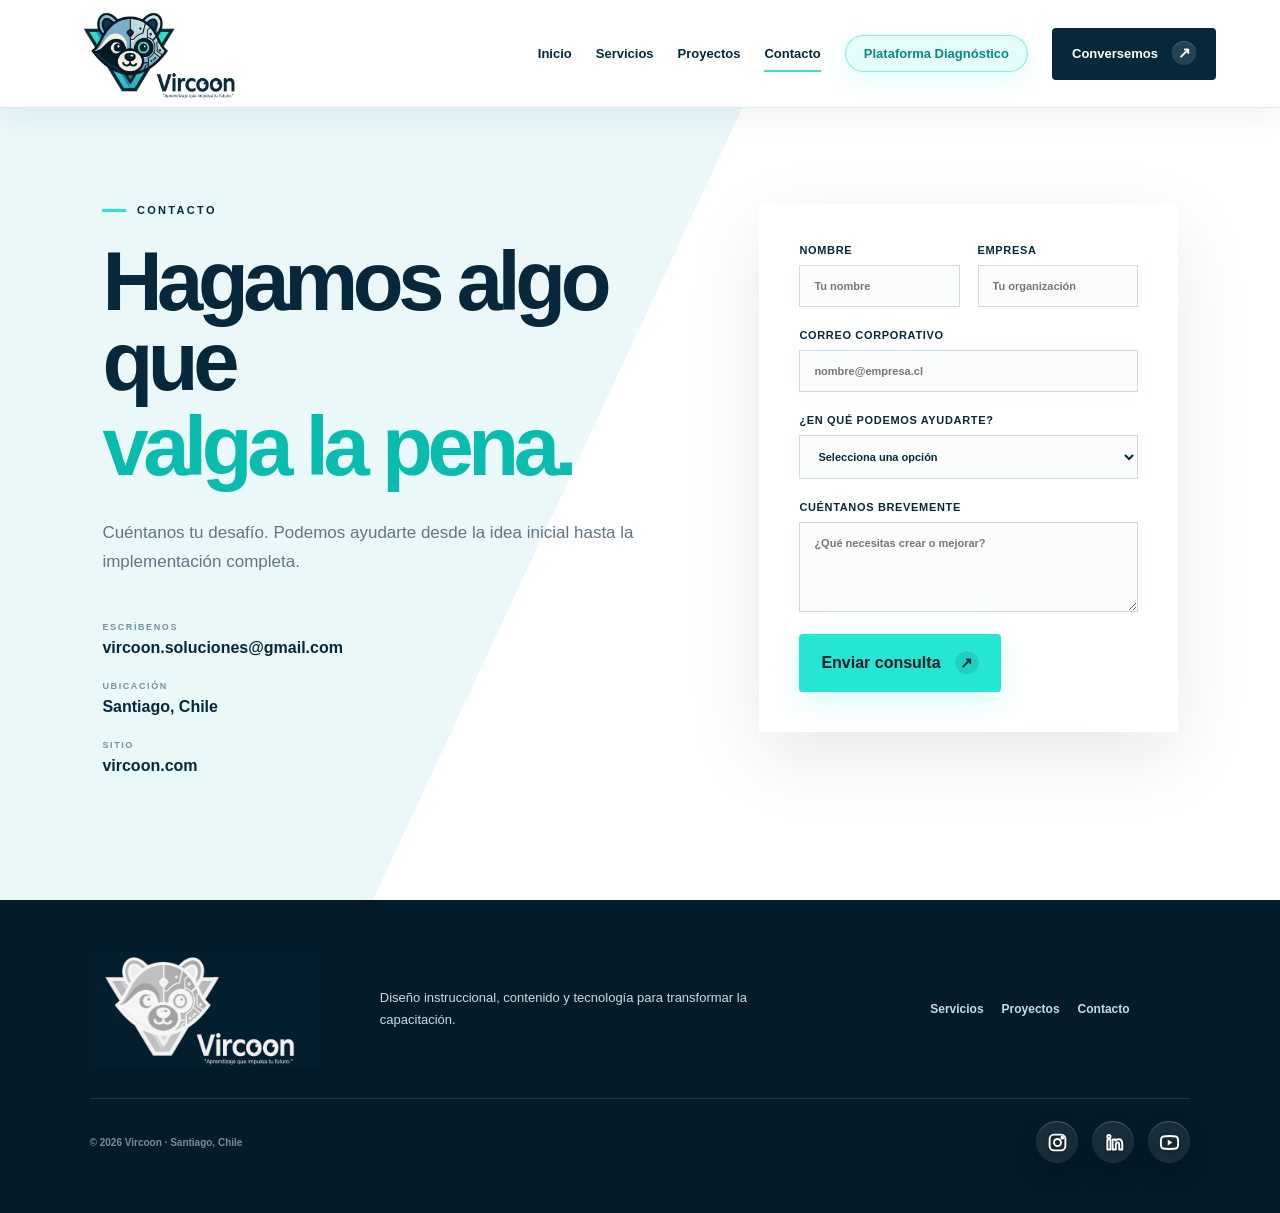
<file: contacto.html>
<!doctype html><html lang="es"><head><meta charset="utf-8"><meta name="viewport" content="width=device-width,initial-scale=1"><title>Contacto | Vircoon</title><link rel="stylesheet" href="css/styles.css"><link rel="icon" href="images/vircoon-logo.png"></head><body><div class="site-wrap"><header class="site-header"><a href="index.html" class="brand"><img src="images/vircoon-logo.png" alt="Vircoon"></a><button class="menu-button" aria-expanded="false" aria-label="Abrir menú"><span></span><span></span></button><nav><a href="index.html">Inicio</a><a href="servicios.html">Servicios</a><a href="proyectos.html">Proyectos</a><a class="active" href="contacto.html">Contacto</a><a class="nav-lms" href="diagnostico-web/index_d.html" target="_blank" rel="noopener">Plataforma Diagnóstico</a><a class="nav-cta" href="contacto.html">Conversemos <span class="button-icon" aria-hidden="true">&#8599;</span></a></nav></header><main><section class="contact-layout"><div class="contact-intro reveal"><p class="eyebrow"><span></span> CONTACTO</p><h1>Hagamos algo que<br><em><span class="rotating-word" aria-live="polite" data-words="valga la pena.|deje huella.|inspire a otros.|genere impacto."><span class="rotating-word-current">valga la pena.</span></span></em></h1><p>Cuéntanos tu desafío. Podemos ayudarte desde la idea inicial hasta la implementación completa.</p><div class="contact-details"><div><small>ESCRÍBENOS</small><a href="mailto:vircoon.soluciones@gmail.com">vircoon.soluciones@gmail.com</a></div><div><small>UBICACIÓN</small><span>Santiago, Chile</span></div><div><small>SITIO</small><a href="https://vircoon.com">vircoon.com</a></div><div><small>LMS</small><a href="https://vircoon.com/academia">vircoon.com/academia</a></div></div></div><form class="contact-form reveal delay"><div class="form-row"><label>Nombre<input required name="nombre" placeholder="Tu nombre"></label><label>Empresa<input name="empresa" placeholder="Tu organización"></label></div><label>Correo corporativo<input required type="email" name="email" placeholder="nombre@empresa.cl"></label><label>¿En qué podemos ayudarte?<select name="tipo"><option value="">Selecciona una opción</option><option>Diseño instruccional</option><option>Contenidos y cápsulas</option><option>Evaluaciones y gamificación</option><option>Plugins o desarrollo</option><option>Proyecto integral</option></select></label><label>Cuéntanos brevemente<textarea required name="mensaje" rows="5" placeholder="¿Qué necesitas crear o mejorar?"></textarea></label><button class="button primary" type="submit">Enviar consulta <span class="button-icon" aria-hidden="true">&#8599;</span></button><p class="form-note" hidden>Abrimos tu aplicación de correo con el mensaje preparado.</p></form></section></main><footer><a href="index.html" class="footer-brand"><img src="images/vircoon-footer-logo.png" alt="Vircoon"></a><p>Diseño instruccional, contenido y tecnología para transformar la capacitación.</p><div><a href="servicios.html">Servicios</a><a href="proyectos.html">Proyectos</a><a href="contacto.html">Contacto</a><a href="https://vircoon.com/academia" target="_blank" rel="noopener">LMS</a></div><div class="footer-bottom"><small>© 2026 Vircoon · Santiago, Chile</small><div class="footer-social" aria-label="Redes sociales"><a class="social-link" href="#" aria-label="Instagram"><svg viewBox="0 0 24 24" aria-hidden="true"><rect x="3" y="3" width="18" height="18" rx="5"></rect><circle cx="12" cy="12" r="4"></circle><circle cx="17.5" cy="6.5" r="1.1"></circle></svg></a><a class="social-link" href="#" aria-label="LinkedIn"><svg viewBox="0 0 24 24" aria-hidden="true"><path d="M4.98 8.5H8.5V20H4.98z"></path><circle cx="6.74" cy="5.25" r="1.9"></circle><path d="M11 8.5h3.35v1.57c.5-.92 1.73-1.82 3.55-1.82 3.8 0 4.1 2.5 4.1 5.75V20h-3.52v-5.3c0-1.26-.03-2.88-1.76-2.88-1.76 0-2.03 1.37-2.03 2.8V20H11z"></path></svg></a><a class="social-link" href="#" aria-label="YouTube"><svg viewBox="0 0 24 24" aria-hidden="true"><path d="M21.4 7.2a3 3 0 0 0-2.1-2.1C17.45 4.6 12 4.6 12 4.6s-5.45 0-7.3.5a3 3 0 0 0-2.1 2.1A31.2 31.2 0 0 0 2.1 12c0 1.62.17 3.23.5 4.8a3 3 0 0 0 2.1 2.1c1.85.5 7.3.5 7.3.5s5.45 0 7.3-.5a3 3 0 0 0 2.1-2.1c.33-1.57.5-3.18.5-4.8 0-1.62-.17-3.23-.5-4.8Z"></path><path d="m10 15.3 5.2-3.3L10 8.7z" class="social-play"></path></svg></a></div></div></footer></div><script src="js/script.js"></script></body></html>
</file>
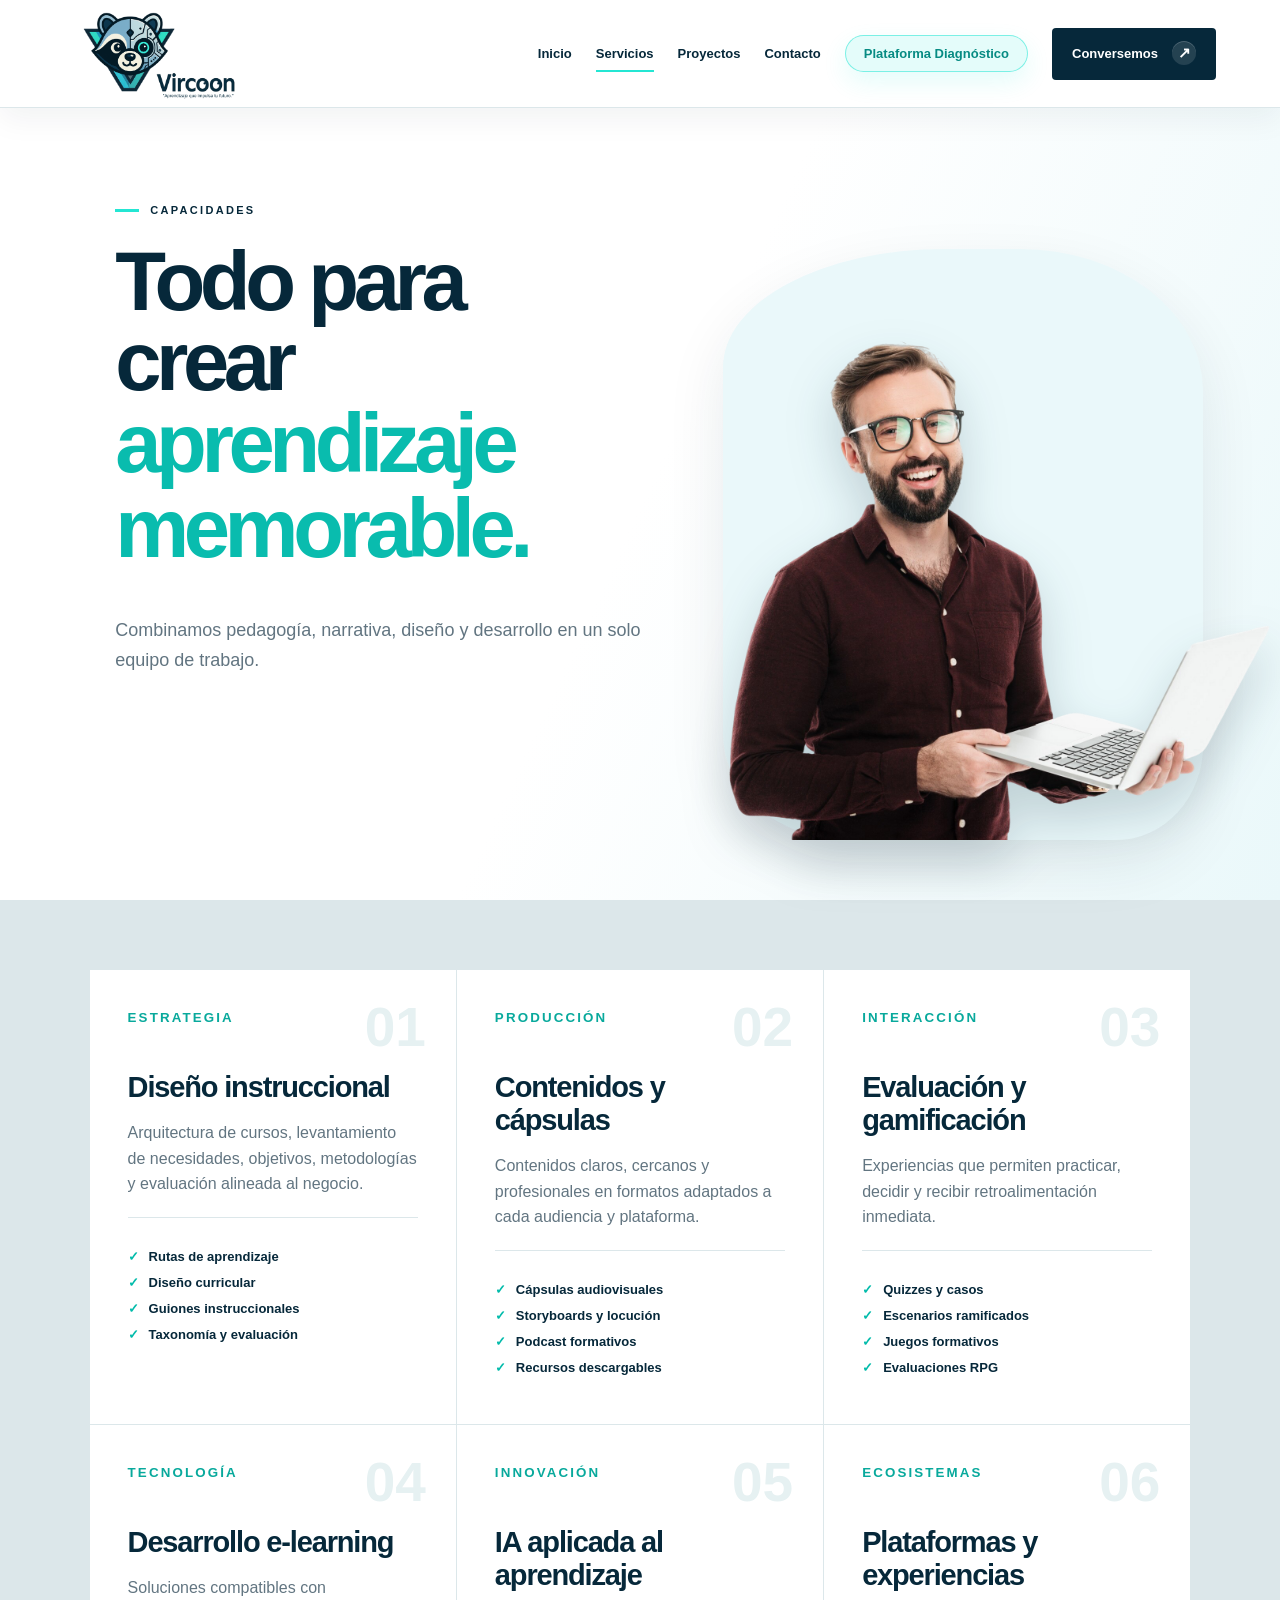
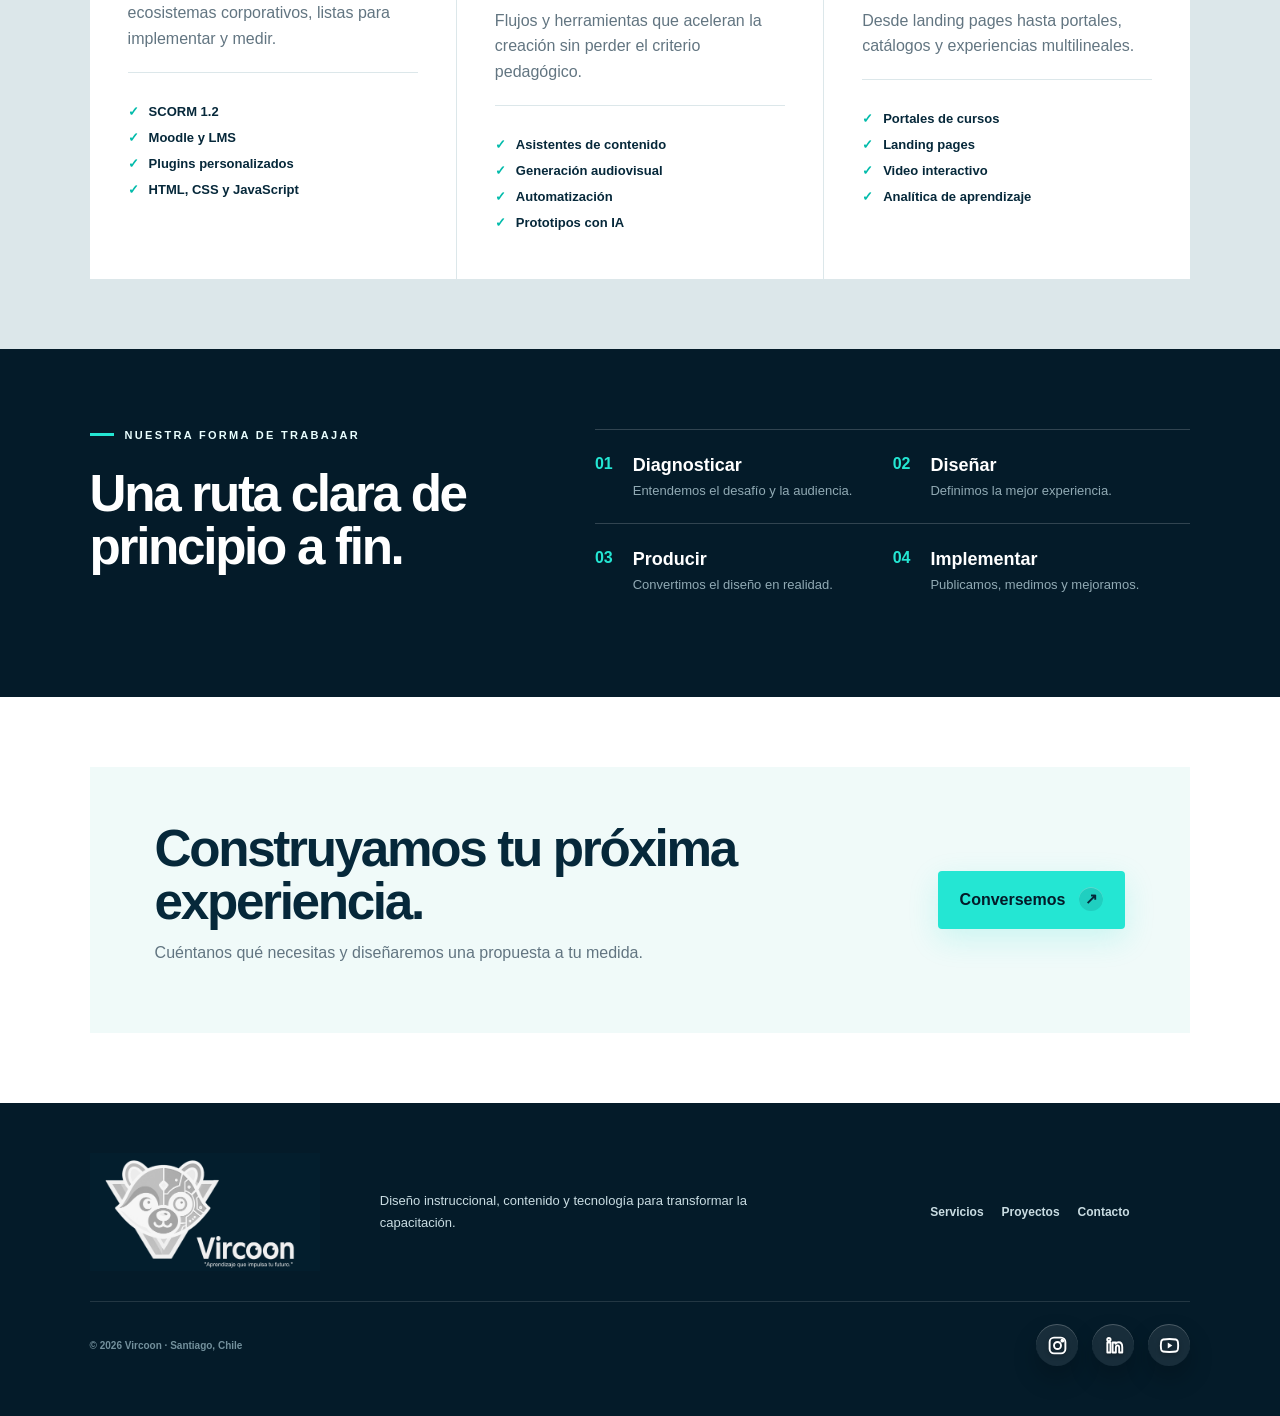
<file: servicios.html>
<!doctype html><html lang="es"><head><meta charset="utf-8"><meta name="viewport" content="width=device-width,initial-scale=1"><title>Servicios | Vircoon</title><link rel="stylesheet" href="css/styles.css"><link rel="icon" href="images/vircoon-logo.png"></head><body><div class="site-wrap"><header class="site-header"><a href="index.html" class="brand"><img src="images/vircoon-logo.png" alt="Vircoon"></a><button class="menu-button" aria-expanded="false" aria-label="Abrir menú"><span></span><span></span></button><nav><a href="index.html">Inicio</a><a class="active" href="servicios.html">Servicios</a><a href="proyectos.html">Proyectos</a><a href="contacto.html">Contacto</a><a class="nav-lms" href="diagnostico-web/index_d.html" target="_blank" rel="noopener">Plataforma Diagnóstico</a><a class="nav-cta" href="contacto.html">Conversemos <span class="button-icon" aria-hidden="true">&#8599;</span></a></nav></header><main><section class="page-hero page-hero-visual"><div class="page-hero-copy reveal"><p class="eyebrow"><span></span> CAPACIDADES</p><h1>Todo para crear<br><em><span class="rotating-word rotating-word-wrap" data-wrap="true" data-words="aprendizaje memorable.|experiencias inolvidables.|soluciones de impacto.|proyectos con futuro."><span class="rotating-word-current">aprendizaje memorable.</span></span></em></h1><p>Combinamos pedagogía, narrativa, diseño y desarrollo en un solo equipo de trabajo.</p></div><div class="page-hero-image reveal delay"><img src="images/vircoon-hombre-servicios.png" alt="Profesional de Vircoon para servicios"></div></section><section class="services-grid">
<article class="service-card"><div class="service-number">01</div><small>Estrategia</small><h2>Diseño instruccional</h2><p>Arquitectura de cursos, levantamiento de necesidades, objetivos, metodologías y evaluación alineada al negocio.</p><ul><li><span>&#10003;</span>Rutas de aprendizaje</li><li><span>&#10003;</span>Diseño curricular</li><li><span>&#10003;</span>Guiones instruccionales</li><li><span>&#10003;</span>Taxonomía y evaluación</li></ul></article>
<article class="service-card"><div class="service-number">02</div><small>Producción</small><h2>Contenidos y cápsulas</h2><p>Contenidos claros, cercanos y profesionales en formatos adaptados a cada audiencia y plataforma.</p><ul><li><span>&#10003;</span>Cápsulas audiovisuales</li><li><span>&#10003;</span>Storyboards y locución</li><li><span>&#10003;</span>Podcast formativos</li><li><span>&#10003;</span>Recursos descargables</li></ul></article>
<article class="service-card"><div class="service-number">03</div><small>Interacción</small><h2>Evaluación y gamificación</h2><p>Experiencias que permiten practicar, decidir y recibir retroalimentación inmediata.</p><ul><li><span>&#10003;</span>Quizzes y casos</li><li><span>&#10003;</span>Escenarios ramificados</li><li><span>&#10003;</span>Juegos formativos</li><li><span>&#10003;</span>Evaluaciones RPG</li></ul></article>
<article class="service-card"><div class="service-number">04</div><small>Tecnología</small><h2>Desarrollo e-learning</h2><p>Soluciones compatibles con ecosistemas corporativos, listas para implementar y medir.</p><ul><li><span>&#10003;</span>SCORM 1.2</li><li><span>&#10003;</span>Moodle y LMS</li><li><span>&#10003;</span>Plugins personalizados</li><li><span>&#10003;</span>HTML, CSS y JavaScript</li></ul></article>
<article class="service-card"><div class="service-number">05</div><small>Innovación</small><h2>IA aplicada al aprendizaje</h2><p>Flujos y herramientas que aceleran la creación sin perder el criterio pedagógico.</p><ul><li><span>&#10003;</span>Asistentes de contenido</li><li><span>&#10003;</span>Generación audiovisual</li><li><span>&#10003;</span>Automatización</li><li><span>&#10003;</span>Prototipos con IA</li></ul></article>
<article class="service-card"><div class="service-number">06</div><small>Ecosistemas</small><h2>Plataformas y experiencias</h2><p>Desde landing pages hasta portales, catálogos y experiencias multilineales.</p><ul><li><span>&#10003;</span>Portales de cursos</li><li><span>&#10003;</span>Landing pages</li><li><span>&#10003;</span>Video interactivo</li><li><span>&#10003;</span>Analítica de aprendizaje</li></ul></article></section>
<section class="process"><div><p class="eyebrow light"><span></span> NUESTRA FORMA DE TRABAJAR</p><h2>Una ruta clara de principio a fin.</h2></div><ol><li><b>01</b><span><strong>Diagnosticar</strong>Entendemos el desafío y la audiencia.</span></li><li><b>02</b><span><strong>Diseñar</strong>Definimos la mejor experiencia.</span></li><li><b>03</b><span><strong>Producir</strong>Convertimos el diseño en realidad.</span></li><li><b>04</b><span><strong>Implementar</strong>Publicamos, medimos y mejoramos.</span></li></ol></section><section class="cta-panel"><div><h2>Construyamos tu próxima experiencia.</h2><p>Cuéntanos qué necesitas y diseñaremos una propuesta a tu medida.</p></div><a href="contacto.html" class="button primary">Conversemos <span class="button-icon" aria-hidden="true">&#8599;</span></a></section></main><footer><a href="index.html" class="footer-brand"><img src="images/vircoon-footer-logo.png" alt="Vircoon"></a><p>Diseño instruccional, contenido y tecnología para transformar la capacitación.</p><div><a href="servicios.html">Servicios</a><a href="proyectos.html">Proyectos</a><a href="contacto.html">Contacto</a><a href="https://vircoon.com/academia" target="_blank" rel="noopener">LMS</a></div><div class="footer-bottom"><small>© 2026 Vircoon · Santiago, Chile</small><div class="footer-social" aria-label="Redes sociales"><a class="social-link" href="#" aria-label="Instagram"><svg viewBox="0 0 24 24" aria-hidden="true"><rect x="3" y="3" width="18" height="18" rx="5"></rect><circle cx="12" cy="12" r="4"></circle><circle cx="17.5" cy="6.5" r="1.1"></circle></svg></a><a class="social-link" href="#" aria-label="LinkedIn"><svg viewBox="0 0 24 24" aria-hidden="true"><path d="M4.98 8.5H8.5V20H4.98z"></path><circle cx="6.74" cy="5.25" r="1.9"></circle><path d="M11 8.5h3.35v1.57c.5-.92 1.73-1.82 3.55-1.82 3.8 0 4.1 2.5 4.1 5.75V20h-3.52v-5.3c0-1.26-.03-2.88-1.76-2.88-1.76 0-2.03 1.37-2.03 2.8V20H11z"></path></svg></a><a class="social-link" href="#" aria-label="YouTube"><svg viewBox="0 0 24 24" aria-hidden="true"><path d="M21.4 7.2a3 3 0 0 0-2.1-2.1C17.45 4.6 12 4.6 12 4.6s-5.45 0-7.3.5a3 3 0 0 0-2.1 2.1A31.2 31.2 0 0 0 2.1 12c0 1.62.17 3.23.5 4.8a3 3 0 0 0 2.1 2.1c1.85.5 7.3.5 7.3.5s5.45 0 7.3-.5a3 3 0 0 0 2.1-2.1c.33-1.57.5-3.18.5-4.8 0-1.62-.17-3.23-.5-4.8Z"></path><path d="m10 15.3 5.2-3.3L10 8.7z" class="social-play"></path></svg></a></div></div></footer></div><script src="js/script.js"></script></body></html>
</file>
<file: css/styles.css>
:root{--ink:#06283a;--navy:#041b29;--navy2:#07344b;--aqua:#24e6d3;--cyan:#50cce8;--ice:#eaf8fa;--muted:#627581;--line:#dce7ea;--white:#fff}*{box-sizing:border-box}html{scroll-behavior:smooth}body{margin:0;background:#fff;color:var(--ink);font-family:Arial,Helvetica,sans-serif}a{text-decoration:none;color:inherit}button,input,select,textarea{font:inherit}.site-wrap{min-height:100vh;overflow:hidden;padding-top:108px}.site-header{height:94px;padding:0 clamp(24px,5vw,76px);display:flex;align-items:center;justify-content:space-between;border-bottom:1px solid var(--line);background:rgba(255,255,255,.94);backdrop-filter:blur(15px);position:fixed;top:0;left:0;right:0;width:100%;z-index:80;background:rgba(255,255,255,.86);box-shadow:0 10px 30px rgba(6,40,58,.06)}.brand{display:flex;align-items:center;gap:12px}.brand img{width:58px;height:50px;object-fit:cover;object-position:0 40%;border-radius:12px}.brand span{display:flex;flex-direction:column}.brand b{font-size:23px;letter-spacing:-.04em}.brand small{font-size:8px;font-weight:700;letter-spacing:.08em;color:#486a79}.site-header nav{display:flex;align-items:center;gap:24px;font-size:13px;font-weight:700}.site-header nav>a:not(.nav-cta):not(.nav-lms){padding:38px 0;position:relative}.site-header nav>a.active:after{content:"";position:absolute;bottom:27px;left:0;right:0;height:2px;background:var(--aqua)}.nav-cta,.button{display:inline-flex;align-items:center;justify-content:center;gap:26px;border:0;cursor:pointer;font-weight:800}.nav-lms{display:inline-flex;align-items:center;justify-content:center;gap:0;padding:10px 18px;border:1px solid rgba(36,230,211,.55);border-radius:999px;background:rgba(36,230,211,.12);color:#078b83;font-weight:900;box-shadow:0 10px 24px rgba(36,230,211,.12);transition:.2s}.nav-lms:hover{background:var(--aqua);color:var(--navy);transform:translateY(-1px)}.nav-cta{background:var(--ink);color:white;padding:14px 20px;border-radius:4px}.menu-button{display:none;background:none;border:0;padding:10px}.menu-button span{display:block;width:25px;height:2px;margin:5px;background:var(--ink)}
.hero{min-height:650px;display:grid;grid-template-columns:1.08fr .92fr;padding-left:clamp(25px,7vw,110px);background:linear-gradient(110deg,#fff 0 58%,#e8f8f8 58%);position:relative}.hero-copy{padding:105px 50px 90px 0;display:flex;flex-direction:column;align-items:flex-start;justify-content:center}.eyebrow{font-size:11px;font-weight:900;letter-spacing:.21em;margin:0 0 26px;display:flex;align-items:center;gap:11px}.eyebrow span{width:24px;height:3px;background:var(--aqua);display:inline-block}.hero h1,.page-hero h1,.contact-intro h1{font-size:clamp(49px,6vw,82px);line-height:.96;letter-spacing:-.065em;margin:0;max-width:800px}.hero h1 em,.page-hero h1 em,.contact-intro h1 em{font-style:normal;color:#09bcae}.lead{font-size:18px;line-height:1.65;color:var(--muted);max-width:610px;margin:32px 0}.actions{display:flex;gap:30px;align-items:center}.button{padding:17px 22px;border-radius:4px}.button.primary{background:var(--aqua);color:var(--navy);box-shadow:0 10px 30px rgba(36,230,211,.18)}.button.dark{background:var(--navy);color:#fff}.text-link{font-weight:800;border-bottom:1px solid var(--ink);padding:8px 0}.hero-stage{position:relative;min-height:610px;display:flex;align-items:center;justify-content:center;background:linear-gradient(145deg,var(--navy),#0c4159);overflow:hidden}.stage-grid{position:absolute;inset:0;background-image:linear-gradient(rgba(77,224,215,.08) 1px,transparent 1px),linear-gradient(90deg,rgba(77,224,215,.08) 1px,transparent 1px);background-size:55px 55px;mask-image:linear-gradient(to bottom,black,transparent)}.hero-stage>img{width:min(68%,440px);filter:drop-shadow(0 26px 30px rgba(0,0,0,.35));position:relative;z-index:2}.stage-orbit{position:absolute;border:1px solid rgba(67,224,213,.25);border-radius:50%}.orbit-one{width:500px;height:500px}.orbit-two{width:350px;height:350px}.floating-tag{position:absolute;z-index:3;background:rgba(255,255,255,.95);box-shadow:0 15px 40px rgba(0,0,0,.2);padding:16px;border-radius:7px;display:flex}.tag-one{left:5%;bottom:12%;flex-direction:column}.tag-one b{font-size:28px}.tag-one span{font-size:9px;text-transform:uppercase;letter-spacing:.1em}.tag-two{right:3%;top:14%;font-size:10px;font-weight:800;letter-spacing:.08em;align-items:center;gap:7px}.tag-two i{width:8px;height:8px;border-radius:50%;background:var(--aqua)}.reveal{animation:rise .8s ease both}.delay{animation-delay:.12s}@keyframes rise{from{opacity:0;transform:translateY(20px)}to{opacity:1;transform:none}}
.trust-strip{padding:22px clamp(25px,7vw,110px);display:flex;justify-content:space-between;gap:30px;border-bottom:1px solid var(--line);align-items:center}.trust-strip p{font-size:10px;font-weight:800;letter-spacing:.15em;color:#80939c;text-transform:uppercase}.trust-strip div{display:flex;gap:clamp(25px,5vw,75px);color:#84949b;font-size:11px;letter-spacing:.13em;font-weight:900}.section{padding:90px clamp(25px,7vw,110px)}.section-heading{display:flex;align-items:end;justify-content:space-between;gap:50px;margin-bottom:42px}.section-heading h2,.video-content h2,.process h2,.cta-panel h2{font-size:clamp(35px,4vw,58px);line-height:1.04;letter-spacing:-.045em;margin:0}.section-heading>p{max-width:440px;color:var(--muted);line-height:1.7}.capability-grid{display:grid;grid-template-columns:repeat(3,1fr);border:1px solid var(--line)}.capability-card{padding:34px;min-height:270px;border-right:1px solid var(--line);transition:.3s}.capability-card:last-child{border:0}.capability-card:hover{background:var(--ice);transform:translateY(-4px)}.card-top{display:flex;justify-content:space-between;color:#8ba0a9}.card-top small{font-weight:900}.card-icon{width:58px;height:58px;object-fit:contain;display:block}.card-top span{font-size:20px}.capability-card h3{font-size:25px;letter-spacing:-.035em;margin:65px 0 15px}.capability-card p{color:var(--muted);line-height:1.65;margin:0}.section-action{text-align:right;margin-top:30px}.video-band{min-height:590px;position:relative;background:radial-gradient(circle at 70% 30%,#12647a 0,#06283a 35%,#03131d 100%);display:flex;align-items:center;padding:70px clamp(25px,7vw,110px);color:white;overflow:hidden}.video-band:after{content:"";position:absolute;width:560px;height:560px;border:1px solid rgba(56,237,221,.24);border-radius:50%;right:5%;top:-100px;box-shadow:0 0 0 80px rgba(56,237,221,.03),0 0 0 160px rgba(56,237,221,.02)}.video-band video{position:absolute;inset:0;width:100%;height:100%;object-fit:cover;opacity:.35}.video-shade{position:absolute;inset:0;background:linear-gradient(90deg,rgba(3,19,29,.94),rgba(3,19,29,.35))}.video-content{position:relative;z-index:2;max-width:740px}.eyebrow.light{color:#eaffff}.video-content p:not(.eyebrow){color:#b8cdd5}.circle-link{position:absolute;left:calc(100% + 80px);top:50%;width:76px;height:76px;border-radius:50%;display:grid;place-items:center;background:var(--aqua);color:var(--navy)}.cta-panel{margin:70px clamp(25px,7vw,110px);background:#f0faf9;padding:55px 65px;display:flex;align-items:center;justify-content:space-between;gap:30px}.cta-panel p{color:var(--muted)}footer{background:var(--navy);color:#c9dce2;padding:50px clamp(25px,7vw,110px);display:grid;grid-template-columns:1fr 2fr 1fr;gap:30px;align-items:center}footer .footer-brand img{width:150px;filter:brightness(0) invert(1);opacity:.95}footer p{max-width:440px;font-size:13px;line-height:1.7}footer div{display:flex;gap:18px;font-size:12px;font-weight:700}footer small{grid-column:1/-1;border-top:1px solid rgba(255,255,255,.12);padding-top:22px;color:#73909c}
.page-hero{padding:90px clamp(25px,9vw,145px);background:linear-gradient(115deg,#fff 50%,var(--ice));min-height:480px;display:flex;flex-direction:column;justify-content:center}.page-hero h1{font-size:clamp(52px,6.5vw,88px)}.page-hero>p:last-child,.page-hero-copy>p:last-child{max-width:650px;color:var(--muted);font-size:18px;line-height:1.65;margin-top:25px}.page-hero.page-hero-visual{display:grid;grid-template-columns:minmax(0,1.05fr) minmax(320px,.95fr);align-items:center;gap:clamp(34px,6vw,90px);padding-right:clamp(25px,6vw,95px)}.page-hero-image{align-self:stretch;min-height:590px;display:flex;align-items:flex-end;justify-content:center;position:relative;overflow:visible}.page-hero-image:before{content:"";position:absolute;inset:7% 0 0;background:#eaf8fa;border-radius:46% 38% 18% 26% / 20% 24% 16% 18%;box-shadow:0 24px 60px rgba(6,40,58,.09)}.page-hero-image img{position:relative;z-index:1;width:clamp(790px,58vw,860px);min-width:790px;height:auto;max-width:none;max-height:none;object-fit:contain;object-position:bottom center;filter:drop-shadow(0 22px 24px rgba(6,40,58,.18))}.services-grid{padding:70px clamp(25px,7vw,110px);display:grid;grid-template-columns:repeat(3,1fr);gap:1px;background:var(--line)}.service-card{background:#fff;padding:38px;min-height:440px;position:relative}.service-card:hover{background:#f4fbfb}.service-number{position:absolute;right:30px;top:25px;font-size:55px;font-weight:900;color:#e6f1f2}.service-card>small,.project-copy>small{color:#08a99c;text-transform:uppercase;letter-spacing:.16em;font-weight:900}.service-card h2{font-size:29px;letter-spacing:-.04em;margin:45px 0 15px}.service-card p{color:var(--muted);line-height:1.6}.service-card ul{list-style:none;padding:20px 0 0;margin:20px 0 0;border-top:1px solid var(--line)}.service-card li{margin:11px 0;font-size:13px;font-weight:700}.service-card li span{color:#00bbaa;margin-right:10px}.process{background:var(--navy);color:#fff;padding:80px clamp(25px,7vw,110px);display:grid;grid-template-columns:1fr 1.4fr;gap:80px}.process ol{list-style:none;padding:0;margin:0;display:grid;grid-template-columns:1fr 1fr}.process li{border-top:1px solid rgba(255,255,255,.18);padding:25px 15px 25px 0;display:flex;gap:20px}.process li b{color:var(--aqua)}.process li span{display:flex;flex-direction:column;color:#91aab4;font-size:13px}.process li strong{color:white;font-size:18px;margin-bottom:7px}
.project-list{padding:40px clamp(25px,7vw,110px) 80px}.project-row{display:grid;grid-template-columns:1fr 1fr;min-height:410px;border-bottom:1px solid var(--line);padding:38px 0;gap:70px;align-items:center}.project-row:nth-child(even) .project-visual{order:2}.project-visual{position:relative;overflow:hidden;background:var(--navy);display:grid;place-items:center;aspect-ratio:16/9;min-height:auto;border:10px solid #fff;border-radius:10px;box-shadow:0 24px 55px rgba(6,40,58,.18),0 0 0 1px rgba(6,40,58,.08)}.project-visual>span{position:absolute;left:25px;top:20px;color:white;font-size:12px;font-weight:900;z-index:2;text-shadow:0 2px 12px rgba(0,0,0,.45)}.project-video{position:absolute;inset:0;width:100%;height:100%;object-fit:contain;display:block;background:var(--navy);user-select:none;-webkit-user-drag:none}.project-visual:after{content:"";position:absolute;inset:0;background:linear-gradient(180deg,rgba(4,27,41,.28),rgba(4,27,41,.08));pointer-events:none;z-index:1}.v2{background:#18cdbc}.v3{background:#dff5f3}.v4{background:#0a4b60}.mock-ui{width:68%;height:60%;background:rgba(255,255,255,.95);border-radius:8px;padding:15px;box-shadow:0 30px 45px rgba(0,0,0,.22);transform:rotate(-3deg)}.mock-ui i{display:block;height:12%;background:#dcecef;margin-bottom:12px}.mock-ui i:nth-child(2){height:42%;background:linear-gradient(135deg,#07344b,#28d9ca)}.mock-ui i:nth-child(3){width:55%}.project-copy{display:flex;flex-direction:column;justify-content:center;align-items:flex-start}.project-copy h2{font-size:42px;letter-spacing:-.045em;margin:17px 0}.project-copy p{color:var(--muted);line-height:1.7;max-width:520px}.project-copy b{font-size:11px;letter-spacing:.08em;margin:16px 0 28px}.project-copy a{font-weight:900;border-bottom:2px solid var(--aqua);padding-bottom:7px}.video-band.small{min-height:400px}
.contact-layout{min-height:720px;display:grid;grid-template-columns:.9fr 1.1fr;background:linear-gradient(115deg,var(--ice) 0 45%,#fff 45%);padding:80px clamp(25px,8vw,130px);gap:100px}.contact-intro h1{font-size:clamp(47px,5.5vw,74px)}.contact-intro>p:not(.eyebrow){color:var(--muted);font-size:17px;line-height:1.7}.contact-details{margin-top:45px;display:grid;gap:24px}.contact-details div{display:flex;flex-direction:column;gap:7px}.contact-details small{font-size:9px;letter-spacing:.18em;font-weight:900;color:#77909a}.contact-details a,.contact-details span{font-weight:800}.contact-form{background:white;padding:40px;box-shadow:0 25px 70px rgba(4,40,58,.1);display:flex;flex-direction:column;gap:22px}.form-row{display:grid;grid-template-columns:1fr 1fr;gap:18px}.contact-form label{font-size:11px;font-weight:900;letter-spacing:.06em;text-transform:uppercase}.contact-form input,.contact-form select,.contact-form textarea{display:block;width:100%;margin-top:9px;border:1px solid #cadadd;background:#fbfdfd;padding:14px;color:var(--ink);outline:none;text-transform:none;letter-spacing:normal}.contact-form input:focus,.contact-form select:focus,.contact-form textarea:focus{border-color:#09bcae;box-shadow:0 0 0 3px rgba(36,230,211,.12)}.contact-form textarea{resize:vertical}.contact-form .button{align-self:flex-start}.form-note{color:#087f77;font-size:12px;font-weight:700}
@media(max-width:900px){.site-header{height:78px}.menu-button{display:block}.site-header nav{display:none;position:absolute;top:78px;left:0;right:0;background:white;padding:25px;box-shadow:0 25px 45px rgba(0,0,0,.12);flex-direction:column;align-items:stretch;gap:0}.site-header nav.open{display:flex}.site-header nav>a:not(.nav-cta):not(.nav-lms){padding:15px}.hero{grid-template-columns:1fr;padding:0;background:white}.hero-copy{padding:70px 25px}.hero-stage{min-height:470px}.page-hero.page-hero-visual{grid-template-columns:1fr;padding:70px 25px 0}.page-hero-image{min-height:500px;margin-top:10px;overflow:hidden}.page-hero-image img{width:min(118vw,680px);min-width:520px;max-height:none}.trust-strip,.section-heading,.cta-panel{align-items:flex-start;flex-direction:column}.trust-strip div{flex-wrap:nowrap}.capability-grid,.services-grid{grid-template-columns:1fr}.capability-card{border-right:0;border-bottom:1px solid var(--line)}.services-grid{padding:1px}.process,.contact-layout{grid-template-columns:1fr}.process ol{grid-template-columns:1fr}.project-row{grid-template-columns:1fr;gap:25px}.project-row:nth-child(even) .project-visual{order:0}.project-visual{min-height:auto}.contact-layout{background:var(--ice);padding:60px 25px;gap:45px}.circle-link{position:static;margin-top:28px}footer{grid-template-columns:1fr}.cta-panel{padding:38px;margin:40px 25px}}
@media(max-width:560px){.brand small{display:none}.hero h1,.page-hero h1{font-size:48px}.actions{align-items:flex-start;flex-direction:column}.trust-strip div{gap:18px}.section{padding:65px 25px}.capability-card{min-height:230px}.page-hero{padding:65px 25px;min-height:400px}.page-hero.page-hero-visual{padding:65px 25px 0}.page-hero-image{min-height:390px}.page-hero-image img{width:min(126vw,520px);min-width:440px;max-height:none}.service-card{min-height:auto}.form-row{grid-template-columns:1fr}.contact-form{padding:25px}.project-copy h2{font-size:34px}.process{padding:60px 25px}.video-band{padding:60px 25px}}
@media(prefers-reduced-motion:reduce){*{scroll-behavior:auto!important;animation:none!important;transition:none!important}}

/* Ajustes de marca y portada */
.site-header{height:108px}
.brand{display:block;width:198px;height:94px;overflow:visible}
.brand img{display:block;width:100%;height:100%;object-fit:contain;object-position:center;border-radius:0}
.brand span{display:none}
.hero-stage{background:#02131e}
.hero-stage:before{content:"";position:absolute;inset:0;background:linear-gradient(135deg,rgba(36,230,211,.06),transparent 44%),linear-gradient(0deg,rgba(0,0,0,.18),transparent);pointer-events:none}
.hero-stage>img.hero-person{position:absolute;z-index:2;bottom:0;left:50%;transform:translateX(-50%);width:auto;height:94%;max-width:92%;object-fit:contain;object-position:bottom center;filter:drop-shadow(0 24px 34px rgba(0,0,0,.35))}
.stage-grid,.stage-orbit{display:none}
.video-band:after{display:none}
.video-button{margin-top:26px}
footer .footer-brand{display:block;width:230px;height:118px;overflow:hidden;background:#031e2d}
footer .footer-brand img{display:block;width:100%;height:100%;object-fit:contain;object-position:center;filter:none;opacity:1}
@media(max-width:900px){.site-header{height:94px}.site-header nav{top:94px}.brand{width:170px;height:82px}.hero-stage>img.hero-person{height:92%}}
@media(max-width:560px){.brand{width:154px}.hero-stage>img.hero-person{height:88%;max-width:100%}footer .footer-brand{width:210px}}

/* Contenedor orgánico de la imagen principal */
.hero-stage{
  align-self:center;
  min-height:590px;
  margin:24px 28px 24px -34px;
  background:#06283a;
  border-radius:46% 12% 18% 42% / 20% 14% 24% 30%;
  box-shadow:0 28px 70px rgba(6,40,58,.18);
}
.hero-stage:before{
  background:linear-gradient(145deg,rgba(36,230,211,.08),transparent 46%),linear-gradient(20deg,rgba(2,19,30,.28),transparent 52%);
}
@media(max-width:900px){
  .hero-stage{min-height:500px;margin:0 22px 30px;border-radius:44% 48% 14% 16% / 18% 22% 12% 14%}
}
@media(max-width:560px){
  .hero-stage{min-height:450px;margin:0 12px 24px;border-radius:42% 45% 12% 14% / 16% 18% 9% 11%}
}

/* Video tecnológico con contraste controlado */
.video-band video{opacity:.52;filter:saturate(.78) brightness(.72) contrast(1.05)}
.video-band .video-shade{background:linear-gradient(90deg,rgba(3,19,29,.92) 0%,rgba(3,19,29,.78) 48%,rgba(3,19,29,.50) 100%)}
.video-band .video-content{text-shadow:0 2px 18px rgba(0,0,0,.28)}
.video-band .video-button{text-shadow:none}

/* Video ambiental del contenedor principal */
.hero-background-video{position:absolute;inset:0;width:100%;height:100%;object-fit:cover;z-index:0;opacity:.48;filter:saturate(.68) brightness(.78) contrast(1.03)}
.hero-stage:before{z-index:1;background:linear-gradient(90deg,rgba(6,40,58,.65),rgba(6,40,58,.48)),linear-gradient(180deg,rgba(2,19,30,.08),rgba(2,19,30,.30))}
.hero-stage>img.hero-person{z-index:2}
.hero-stage .floating-tag{z-index:3}
@media(prefers-reduced-motion:reduce){.hero-background-video{display:none}}

/* Estadisticas y testimonios */
.stats-band{padding:78px clamp(25px,7vw,110px);background:var(--navy);color:white;display:grid;grid-template-columns:.9fr 1.4fr;gap:clamp(36px,6vw,90px);align-items:center;position:relative;overflow:hidden}.stats-background-video{position:absolute;inset:0;width:100%;height:100%;object-fit:cover;opacity:.70;filter:saturate(.72) brightness(.62) contrast(1.08)}.stats-shade{position:absolute;inset:0;background:linear-gradient(90deg,rgba(3,19,29,.94) 0%,rgba(3,19,29,.78) 48%,rgba(3,19,29,.58) 100%)}.stats-heading,.stats-grid{position:relative;z-index:1}.stats-heading h2,.testimonials-top h2{font-size:clamp(34px,4.6vw,62px);line-height:1.03;letter-spacing:-.045em;margin:0}.stats-grid{display:grid;grid-template-columns:repeat(4,1fr);gap:1px;background:rgba(255,255,255,.16);border:1px solid rgba(255,255,255,.16)}.stats-grid article{background:#06283a;padding:34px 26px;min-height:170px;display:flex;flex-direction:column;justify-content:space-between}.stats-grid strong{font-size:clamp(38px,4vw,64px);letter-spacing:-.055em;color:var(--aqua);line-height:1}.stats-grid span{font-size:12px;line-height:1.45;font-weight:800;text-transform:uppercase;letter-spacing:.08em;color:#c6dde4}.testimonials-section{padding:90px clamp(25px,7vw,110px);background:#f7fbfb;overflow:hidden}.testimonials-top{display:flex;justify-content:space-between;align-items:flex-end;gap:34px;margin-bottom:42px}.testimonials-top>div:first-child{max-width:720px}.testimonial-controls{display:flex;gap:12px}.carousel-button{width:48px;height:48px;border:1px solid #cfe0e3;background:white;color:var(--ink);border-radius:50%;font-size:30px;line-height:1;cursor:pointer;display:grid;place-items:center;box-shadow:0 16px 35px rgba(6,40,58,.08);transition:.2s}.carousel-button:hover{background:var(--aqua);border-color:var(--aqua);transform:translateY(-2px)}.carousel-button:disabled{opacity:.35;cursor:not-allowed;transform:none}.testimonial-viewport{overflow:hidden}.testimonial-track{display:flex;gap:22px;transition:transform .45s ease;will-change:transform}.testimonial-card{flex:0 0 calc((100% - 44px)/3);background:white;border:1px solid #dce8ea;border-radius:8px;padding:34px;min-height:315px;display:flex;flex-direction:column;justify-content:space-between;box-shadow:0 18px 45px rgba(6,40,58,.07)}.testimonial-card p{font-size:20px;line-height:1.55;letter-spacing:-.02em;margin:0;color:var(--ink)}.testimonial-card strong{display:block;font-size:15px;margin-bottom:7px}.testimonial-card span{display:block;color:var(--muted);font-size:12px;line-height:1.45;font-weight:700}.testimonial-card:before{content:"";width:42px;height:4px;background:var(--aqua);display:block;margin-bottom:26px}@media(max-width:1000px){.stats-band{grid-template-columns:1fr}.stats-grid{grid-template-columns:repeat(2,1fr)}.testimonial-card{flex-basis:calc((100% - 22px)/2)}}@media(max-width:640px){.stats-band,.testimonials-section{padding:65px 25px}.stats-grid{grid-template-columns:1fr}.testimonials-top{align-items:flex-start;flex-direction:column}.testimonial-card{flex-basis:100%;min-height:340px}.carousel-button{width:44px;height:44px}}

/* Palabra rotatoria del hero */
.rotating-word{display:inline-block;position:relative;overflow:hidden;color:#09bcae;height:1.18em;line-height:1.08;min-width:7.5em;vertical-align:-.12em;padding-bottom:.08em}.rotating-word-current,.rotating-word-next{display:block;white-space:nowrap}.rotating-word-next{position:absolute;left:0;top:0}.rotating-word-current.is-exiting{animation:word-exit-up .78s cubic-bezier(.65,0,.35,1) forwards}.rotating-word-next.is-entering{animation:word-enter-up .78s cubic-bezier(.22,1,.36,1) forwards}@keyframes word-exit-up{from{opacity:1;transform:translateY(0)}to{opacity:0;transform:translateY(112%)}}@keyframes word-enter-up{from{opacity:0;transform:translateY(-112%)}to{opacity:1;transform:translateY(0)}}@media(max-width:560px){.rotating-word{min-width:0;width:100%}}@media(prefers-reduced-motion:reduce){.rotating-word{height:auto;overflow:visible}.rotating-word-current,.rotating-word-next{animation:none!important;position:static!important;transform:none!important;opacity:1!important}}

/* Redes sociales del footer */
.footer-bottom{grid-column:1/-1;border-top:1px solid rgba(255,255,255,.12);padding-top:22px;display:flex;align-items:center;justify-content:space-between;gap:22px}.footer-bottom small{border-top:0;padding-top:0;color:#73909c}.footer-social{display:flex;align-items:center;justify-content:flex-end;gap:14px}.footer-social .social-link{width:42px;height:42px;border-radius:50%;display:grid;place-items:center;color:white;background:rgba(255,255,255,.08);box-shadow:inset 0 1px 0 rgba(255,255,255,.22),0 12px 24px rgba(0,0,0,.22);transition:transform .2s ease,background .2s ease,box-shadow .2s ease}.footer-social .social-link:hover{transform:translateY(-2px);background:rgba(36,230,211,.18);box-shadow:inset 0 1px 0 rgba(255,255,255,.32),0 16px 30px rgba(0,0,0,.28)}.footer-social svg{width:21px;height:21px;fill:none;stroke:currentColor;stroke-width:1.9;stroke-linecap:round;stroke-linejoin:round;filter:drop-shadow(0 2px 2px rgba(0,0,0,.35))}.footer-social svg path,.footer-social svg rect,.footer-social svg circle{vector-effect:non-scaling-stroke}.footer-social .social-play{fill:currentColor;stroke:none}@media(max-width:560px){.footer-bottom{align-items:flex-start;flex-direction:column}.footer-social{justify-content:flex-start}}
@media(max-width:900px){.site-wrap{padding-top:94px}}

.page-hero .rotating-word{min-width:0}
@media(max-width:560px){.page-hero .rotating-word{min-width:0;width:100%}}

/* Rotacion en dos lineas para heroes internos */
.page-hero .rotating-word-wrap{width:min(100%,7.8em);height:2.28em;line-height:1.02;vertical-align:-.18em}.page-hero .rotating-word-wrap .rotating-word-current,.page-hero .rotating-word-wrap .rotating-word-next,.page-hero .rotating-word-wrap .rotating-word-sizer{white-space:normal;line-height:1.02}.page-hero .rotating-word-wrap .rotating-word-current,.page-hero .rotating-word-wrap .rotating-word-next{width:100%}@media(max-width:560px){.page-hero .rotating-word-wrap{width:100%;height:2.45em}}

/* Alineacion de heroes y CTA rotatorio */
.hero,.page-hero.page-hero-visual,.contact-layout{min-height:calc(100vh - 108px)}
.hero-copy{justify-content:flex-start;padding-top:96px}
.page-hero.page-hero-visual{align-items:start;padding-top:96px;padding-bottom:60px}
.contact-layout{align-items:start;padding-top:96px;padding-bottom:70px}
.contact-intro h1{font-size:clamp(52px,6.5vw,88px);line-height:.96;letter-spacing:-.065em}
.contact-intro .rotating-word{min-width:5.95em}
@media(max-width:900px){.hero,.page-hero.page-hero-visual,.contact-layout{min-height:auto}.hero-copy,.page-hero.page-hero-visual,.contact-layout{padding-top:70px}.page-hero.page-hero-visual{padding-bottom:0}.contact-layout{padding-bottom:60px}}
@media(max-width:560px){.contact-intro h1{font-size:48px}.contact-intro .rotating-word{min-width:0;width:100%}}


/* Header consistente entre paginas */
.site-header{height:108px;min-height:108px;max-height:108px;background:#fff}
.site-wrap{padding-top:108px}
@media(max-width:900px){.site-header{height:94px;min-height:94px;max-height:94px}.site-wrap{padding-top:94px}}


/* Botones con icono estable */
.button,.nav-cta{gap:14px;white-space:nowrap}
.button .button-icon,.nav-cta .button-icon{width:24px;height:24px;border-radius:50%;display:inline-grid;place-items:center;flex:0 0 24px;font-size:15px;line-height:1;font-weight:900;transform:translateY(-1px)}
.nav-cta .button-icon{background:rgba(255,255,255,.12);color:#fff;box-shadow:inset 0 1px 0 rgba(255,255,255,.18)}
.button.primary .button-icon{background:rgba(6,40,58,.12);color:var(--ink);box-shadow:inset 0 1px 0 rgba(255,255,255,.25)}
.button.primary:hover .button-icon,.nav-cta:hover .button-icon{transform:translate(2px,-3px)}


/* Carrusel de etapas en Inicio */
.trust-strip{overflow:hidden}
.trust-strip .trust-carousel{display:block;gap:0;width:min(62vw,900px);overflow:hidden;position:relative;flex:0 1 900px;color:#84949b;font-size:11px;letter-spacing:.13em;font-weight:900}
.trust-strip .trust-carousel-track{display:flex;width:100%;gap:0;transition:transform .7s cubic-bezier(.65,0,.35,1);will-change:transform}
.trust-strip .trust-carousel-track.is-resetting{transition:none}
.trust-strip .trust-carousel span{flex:0 0 33.333%;text-align:center;white-space:nowrap}
.trust-strip .trust-carousel strong{font-size:1.45em;font-weight:950;color:var(--ink);letter-spacing:.02em;vertical-align:-.04em}
@media(max-width:900px){.trust-strip{align-items:flex-start}.trust-strip .trust-carousel{width:100%;flex-basis:auto}}
@media(max-width:560px){.trust-strip{gap:24px;padding-top:28px;padding-bottom:30px}.trust-strip p{max-width:100%;line-height:1.7}.trust-strip .trust-carousel{font-size:13px;width:100%;max-width:290px;align-self:center}.trust-strip .trust-carousel span{flex-basis:100%;text-align:center}.trust-strip .trust-carousel strong{font-size:1.75em}.trust-strip .trust-carousel-track{flex-wrap:nowrap}}
@media(prefers-reduced-motion:reduce){.trust-strip .trust-carousel-track{transition:none;transform:none!important;flex-wrap:wrap;gap:18px}.trust-strip .trust-carousel{overflow:visible}.trust-strip .trust-carousel span[aria-hidden="true"]{display:none}.trust-strip .trust-carousel span{flex:0 0 auto;text-align:left}}


/* Producto destacado, zoom de videos y metricas */
.project-visual{cursor:zoom-in}.product-media{cursor:pointer}.project-visual:before{content:"Ampliar";position:absolute;right:18px;bottom:18px;z-index:3;padding:9px 13px;border-radius:999px;background:rgba(255,255,255,.88);color:var(--ink);font-size:10px;font-weight:900;letter-spacing:.08em;text-transform:uppercase;box-shadow:0 12px 26px rgba(0,0,0,.18);opacity:0;transform:translateY(8px);transition:.22s}.project-visual:hover:before{opacity:1;transform:none}.video-zoom-overlay{position:fixed;inset:0;z-index:180;background:rgba(2,19,30,.72);backdrop-filter:blur(12px);display:grid;place-items:center;padding:clamp(18px,4vw,58px);opacity:0;pointer-events:none;transition:opacity .25s ease}.video-zoom-overlay.open{opacity:1;pointer-events:auto}.video-zoom-frame{width:min(92vw,calc((100vh - 120px) * 1.777));max-width:1320px;aspect-ratio:16/9;background:#02131e;border:10px solid rgba(255,255,255,.92);border-radius:12px;box-shadow:0 34px 90px rgba(0,0,0,.38),0 0 0 1px rgba(255,255,255,.12);overflow:hidden;transform:scale(.94);transition:transform .25s ease}.video-zoom-overlay.open .video-zoom-frame{transform:scale(1)}.video-zoom-frame video{width:100%;height:100%;object-fit:contain;background:#02131e;display:block}.product-showcase{padding:92px clamp(25px,7vw,110px);display:grid;grid-template-columns:minmax(320px,.78fr) minmax(420px,1.22fr);gap:clamp(42px,7vw,110px);align-items:center;background:linear-gradient(115deg,#f7fbfb 0 48%,#e8f8f8 48%);position:relative;overflow:hidden}.product-showcase:before{content:"";position:absolute;inset:9% 6% auto auto;width:34vw;height:34vw;border:1px solid rgba(36,230,211,.24);border-radius:50%;box-shadow:0 0 0 80px rgba(36,230,211,.035);pointer-events:none}.product-copy,.product-media{position:relative;z-index:1}.product-copy h2{font-size:clamp(38px,5vw,72px);line-height:.98;letter-spacing:-.055em;margin:0}.product-copy>p{color:var(--muted);font-size:18px;line-height:1.7;max-width:560px;margin:28px 0}.product-actions{display:flex;align-items:center;gap:26px;flex-wrap:wrap}.product-actions-bottom{grid-column:1/-1;justify-content:flex-end;width:min(100%,1180px);justify-self:center;margin-top:-6px}.product-media{min-height:520px;border-radius:8px;overflow:visible}.product-video{position:absolute;inset:8% 0 8% 12%;width:76%;height:74%;object-fit:cover;border-radius:8px;box-shadow:0 30px 70px rgba(6,40,58,.22);filter:saturate(.82) contrast(1.05) brightness(.88)}.product-image-main{position:absolute;right:0;bottom:0;width:min(48%,360px);filter:drop-shadow(0 24px 28px rgba(6,40,58,.22))}.product-image-main img{width:100%;display:block}.product-feature{position:absolute;background:rgba(255,255,255,.9);border:1px solid rgba(220,231,234,.9);backdrop-filter:blur(14px);box-shadow:0 20px 45px rgba(6,40,58,.13);padding:18px 20px;border-radius:8px;display:flex;flex-direction:column;gap:6px}.product-feature strong{font-size:28px;line-height:1;color:var(--ink);letter-spacing:-.04em}.product-feature span{font-size:10px;font-weight:900;text-transform:uppercase;letter-spacing:.09em;color:#6a818a}.product-feature-one{left:0;top:18%}.product-feature-two{left:18%;bottom:7%}.product-mini{position:absolute;right:10%;top:4%;width:86px;height:86px;background:white;border-radius:50%;display:grid;place-items:center;box-shadow:0 18px 40px rgba(6,40,58,.14)}.product-mini img{width:58px;height:58px;object-fit:contain}.stats-grid article{background:rgba(6,40,58,.68);backdrop-filter:blur(8px);box-shadow:inset 0 1px 0 rgba(255,255,255,.08)}footer>div:not(.footer-bottom){flex-wrap:wrap}.footer-bottom{align-items:center}@media(max-width:900px){.product-showcase{grid-template-columns:1fr}.product-media{min-height:470px}.product-video{left:0;width:82%}.video-zoom-frame{width:94vw}}@media(max-width:640px){.product-showcase{padding:68px 25px}.product-media{min-height:430px}.product-video{width:100%;height:62%;left:0}.product-image-main{width:58%}.product-feature-one{top:8%}.product-feature-two{left:4%;bottom:4%}.project-visual:before{opacity:1;transform:none}.stats-grid article{background:rgba(6,40,58,.72)}}


/* Teaser liviano de producto en Inicio */
.product-teaser{margin:0;padding:82px clamp(25px,7vw,110px);min-height:540px;display:flex;align-items:center;justify-content:space-between;gap:42px;position:relative;overflow:hidden;background:linear-gradient(110deg,#06283a 0 42%,#bfecea 56%,#e8f8f8 100%);color:#fff}.product-teaser:before{content:"";position:absolute;inset:0;background:linear-gradient(100deg,rgba(6,40,58,.99) 0%,rgba(6,40,58,.96) 36%,rgba(8,54,72,.93) 68%,rgba(11,70,88,.88) 100%);clip-path:polygon(0 0,58% 0,47% 100%,0 100%);box-shadow:34px 0 70px rgba(6,40,58,.18);z-index:1}.product-teaser:after{content:"";position:absolute;right:clamp(24px,4.6vw,78px);top:50%;width:min(44vw,660px);aspect-ratio:16/9;background:linear-gradient(rgba(6,40,58,.08),rgba(6,40,58,.08)),url("../images/producto-destacado.png") center/cover no-repeat;border:10px solid rgba(255,255,255,.94);border-radius:10px;box-shadow:0 32px 76px rgba(6,40,58,.22),0 0 0 1px rgba(6,40,58,.08);transform:translateY(-50%);filter:saturate(.94) contrast(1.02);pointer-events:none;z-index:2}.product-teaser>div{position:relative;z-index:3}.product-teaser h2{font-size:clamp(34px,4.5vw,62px);line-height:1.02;letter-spacing:-.05em;margin:0;max-width:660px}.product-teaser p:not(.eyebrow){font-size:18px;line-height:1.65;color:#c8dde3;max-width:650px;margin:22px 0 0}.product-teaser .eyebrow{color:#eaffff}.product-teaser-link{display:inline-flex;align-items:center;gap:10px;margin-top:28px;padding-bottom:8px;border-bottom:2px solid var(--aqua);color:#fff;font-weight:900;letter-spacing:-.01em}.product-teaser-link span{color:var(--aqua);transition:transform .2s ease}.product-teaser-link:hover span{transform:translateX(4px)}@keyframes teaser-pulse{0%,100%{transform:scale(.94);opacity:.65}50%{transform:scale(1.04);opacity:1}}@media(max-width:900px){.product-teaser{align-items:flex-start;flex-direction:column;background:linear-gradient(160deg,rgba(6,40,58,.94),rgba(11,70,88,.90)),url("../images/producto-destacado.png") center/cover no-repeat}.product-teaser:before{clip-path:none;box-shadow:none}.product-teaser:after{display:none}.product-teaser-link{margin-top:24px}}


/* VideoBranch Studio destacado */
#producto-destacado{scroll-margin-top:94px}
.product-branch{background:linear-gradient(115deg,#f7fbfb 0 43%,#e8f8f8 43%);padding-top:62px;padding-bottom:72px;row-gap:18px}
.product-branch:before{inset:7% 3% auto auto;width:38vw;height:38vw;border-color:rgba(36,230,211,.28);box-shadow:0 0 0 90px rgba(36,230,211,.04)}
.product-branch .product-copy{max-width:710px}
.product-branch .product-subtitle{font-size:clamp(21px,2vw,28px);line-height:1.25;color:#08a99c;font-weight:900;letter-spacing:-.02em;margin:16px 0 22px;max-width:640px}
.product-branch .product-copy>p:not(.eyebrow):not(.product-subtitle):not(.product-statement){font-size:16px;line-height:1.72;color:var(--muted);max-width:660px;margin:18px 0}
.branch-capabilities{display:grid;grid-template-columns:1fr 1fr;gap:10px;margin:28px 0}
.branch-capabilities span{background:rgba(255,255,255,.82);border:1px solid rgba(220,231,234,.9);border-radius:8px;padding:13px 14px;font-size:11px;font-weight:900;letter-spacing:.06em;text-transform:uppercase;color:var(--ink);box-shadow:0 12px 28px rgba(6,40,58,.07)}
.product-statement{grid-column:1/-1;justify-self:center;width:min(100%,1180px);margin:-2px auto 0!important;padding:20px clamp(18px,3vw,34px)!important;text-align:center;background:linear-gradient(90deg,rgba(36,230,211,0),rgba(36,230,211,.16),rgba(36,230,211,0));border-top:1px solid rgba(36,230,211,.28);border-bottom:1px solid rgba(36,230,211,.28);font-size:clamp(24px,2.35vw,34px)!important;line-height:1.08!important;font-weight:900;color:var(--ink)!important;letter-spacing:-.04em}
#producto-destacado .product-media{min-height:560px;display:flex;align-items:center;justify-content:center}
#producto-destacado .product-video{position:absolute;left:0;top:38%;width:100%;height:auto;aspect-ratio:16/9;transform:translateY(-50%);object-fit:contain;background:#f6fbfc;border:10px solid #fff;border-radius:10px;box-shadow:0 28px 62px rgba(6,40,58,.18),0 0 0 1px rgba(6,40,58,.08);filter:none}
.branch-interface{position:absolute;right:clamp(18px,4vw,58px);top:4%;width:min(360px,54%);background:rgba(255,255,255,.92);border:1px solid rgba(220,231,234,.9);backdrop-filter:blur(16px);border-radius:8px;padding:18px;box-shadow:0 20px 50px rgba(6,40,58,.15)}
.branch-interface strong{display:block;font-size:18px;color:var(--ink);margin-bottom:6px}
.branch-interface span{font-size:13px;color:var(--muted)}
.branch-paths{display:grid;grid-template-columns:repeat(3,1fr);gap:8px;margin-top:14px}
.branch-paths i{font-style:normal;text-align:center;background:#e8f8f8;border:1px solid #cdebed;border-radius:6px;padding:8px 6px;font-size:10px;font-weight:900;color:#087f77;letter-spacing:.06em;text-transform:uppercase}
#producto-destacado .product-feature-one{left:clamp(18px,4vw,56px);top:auto;bottom:82px;max-width:min(520px,82%)}
#producto-destacado .product-feature strong{font-size:clamp(24px,2.4vw,36px)}
#producto-destacado .product-feature span{font-size:11px}
.branch-publish{position:absolute;right:8%;bottom:104px;background:#06283a;color:white;border-radius:8px;padding:16px 18px;box-shadow:0 18px 45px rgba(6,40,58,.2)}
.branch-publish b{display:block;font-size:20px;color:var(--aqua)}
.branch-publish span{display:block;font-size:10px;letter-spacing:.09em;text-transform:uppercase;color:#c6dde4;font-weight:900;margin-top:4px}
#producto-destacado .product-image-main,#producto-destacado .product-mini,#producto-destacado .product-feature-two{display:none}
@media(max-width:900px){.product-branch{background:linear-gradient(160deg,#f7fbfb 0%,#e8f8f8 100%)}.branch-capabilities{grid-template-columns:1fr}.branch-interface{right:18px;width:min(360px,62%)}#producto-destacado .product-video{left:0;width:100%}}
@media(max-width:640px){#producto-destacado .product-media{min-height:390px}#producto-destacado .product-video{top:34%;height:auto;width:100%;left:0}.branch-publish{right:14px;bottom:82px;left:auto}.branch-paths{grid-template-columns:1fr}#producto-destacado .product-feature-one{left:0;right:0;bottom:132px;max-width:none}.product-statement{font-size:26px!important}.product-statement br{display:none}.product-actions-bottom{justify-content:flex-start;margin-top:0}}


/* Eyebrow consistente en producto destacado */
.product-showcase .product-copy>.eyebrow{font-size:11px;line-height:1;font-weight:900;letter-spacing:.21em;margin:0 0 26px;max-width:none;color:var(--ink);text-transform:uppercase}
.product-showcase .product-copy>.eyebrow span{width:24px;height:3px;background:var(--aqua);display:inline-block;flex:0 0 24px}


/* Enlace de menú "Plataforma Diagnóstico" (antes LMS): ahora visible; usa el estilo base .nav-lms (botón tipo pill) */

/* Ocultar enlaces LMS temporalmente: cambiar display:none por display:inline-flex/display:block para reactivar */
footer a[href*="vircoon.com/academia"],
.contact-details div:has(a[href*="vircoon.com/academia"]){display:none!important}
</file>
